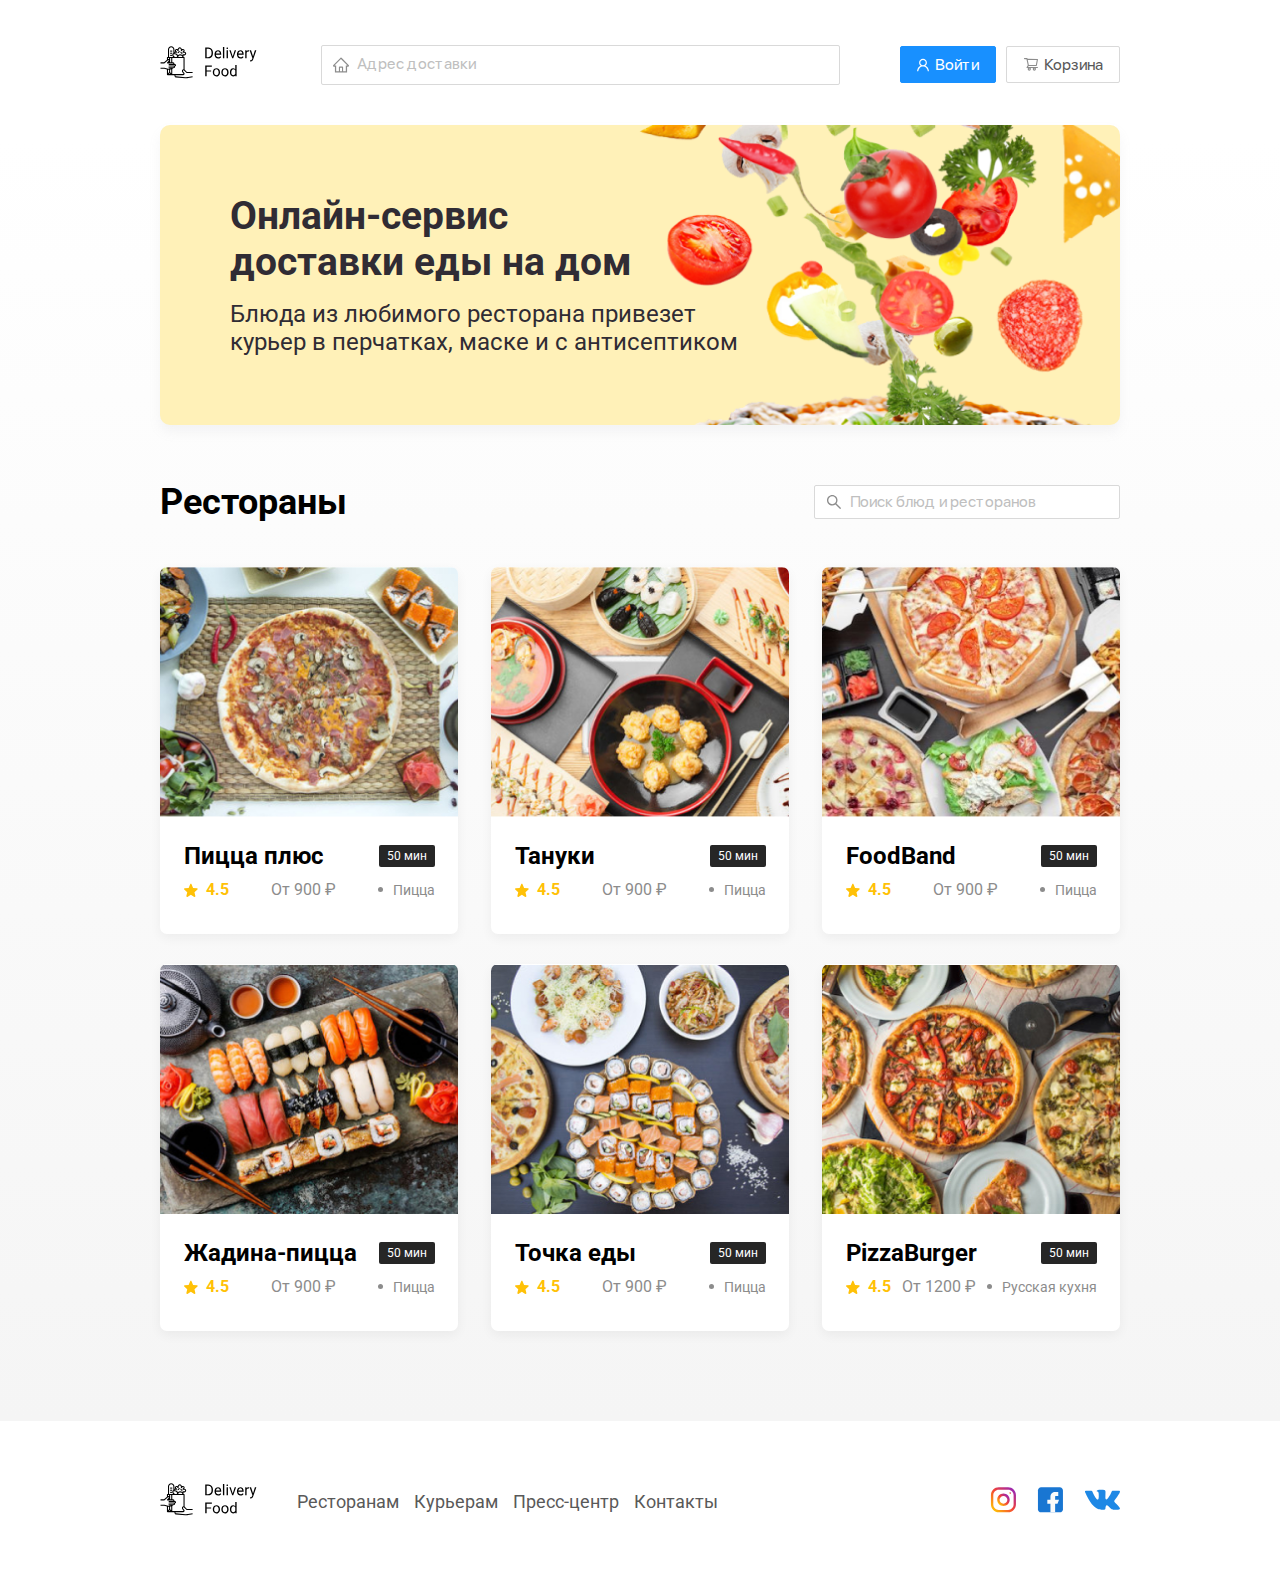
<file: index.html>
<!DOCTYPE html>
<html lang="ru">

<head>
    <meta charset="UTF-8">
    <meta http-equiv="X-UA-Compatible" content="IE=edge">
    <meta name="viewport" content="width=device-width, initial-scale=1.0">
    <title>Delivery Food - доставка еды на дом</title>

    <link rel="stylesheet" href="https://cdnjs.cloudflare.com/ajax/libs/animate.css/4.1.1/animate.min.css" />
    <link href="https://fonts.googleapis.com/css2?family=Roboto:wght@400;700&display=swap" rel="stylesheet">
    <link rel="stylesheet" href="css/style.css">
    <script src="js/script.js" defer></script>

</head>

<body>

    <header class="header">
        <div class="container">
            <div class="header__block">
                <a href="./" class="logo animate__animated animate__fadeInLeft">
                    <img src="img/logo.svg" alt="">
                </a>
                <input type="text" class="input address" placeholder="Адрес доставки">
                <div class="buttons">
                    <span class="user-name"></span>
                    <button class="button button-primary" id="button-auth">
                        <img src="img/user.svg" alt="" class="button-icon">
                        <span class="button-text">Войти</span>
                    </button>
                    <button class="button" id="cart-button">
                        <img src="img/shopping-cart.svg" alt="" class="button-icon">
                        <span class="button-text" id="cart-button">Корзина</span>
                    </button>
                    <button class="button button-primary button-out">
                        <span class="button-text" id="cart-button">Выйти</span>
                    </button>
                </div>
            </div>
        </div>
    </header>

    <main>
        <section class="banner">
            <div class="container">
                <div class="banner__block">
                    <div class="info">
                        <h1>Онлайн-сервис доставки еды на дом</h1>
                        <p>Блюда из любимого ресторана привезет курьер в перчатках, маске и с антисептиком</p>
                    </div>
                </div>
            </div>
        </section>

        <section class="restaurants">
            <div class="container">
                <div class="restaurants__header">
                    <h2 class="page-title">Рестораны</h2>
                    <input type="search" class="input search" placeholder="Поиск блюд и ресторанов">
                </div>
                <div class="restaurants__cards">
                    <a href="restaurant.html" class="card wow animate__animated animate__fadeInUp"
                        data-wow-delay="0.2s">
                        <img src="img/restaurant-1.jpg" alt="" class="img">
                        <div class="info">
                            <div class="title">
                                <h3>Пицца плюс</h3>
                                <span>50 мин</span>
                            </div>
                            <div class="other">
                                <div class="rating">
                                    <img src="img/star.svg" alt="" class="star">
                                    <span>4.5</span>
                                </div>
                                <div class="price">От 900 ₽</div>
                                <div class="category">Пицца</div>
                            </div>
                        </div>
                    </a>
                    <a href="restaurant.html" class="card wow animate__animated animate__fadeInUp"
                        data-wow-delay="0.4s">
                        <img src="img/restaurant-2.jpg" alt="" class="img">
                        <div class="info">
                            <div class="title">
                                <h3>Тануки </h3>
                                <span>50 мин</span>
                            </div>
                            <div class="other">
                                <div class="rating">
                                    <img src="img/star.svg" alt="" class="star">
                                    <span>4.5</span>
                                </div>
                                <div class="price">От 900 ₽</div>
                                <div class="category">Пицца</div>
                            </div>
                        </div>
                    </a>
                    <a href="restaurant.html" class="card wow animate__animated animate__fadeInUp"
                        data-wow-delay="0.6s">
                        <img src="img/restaurant-3.jpg" alt="" class="img">
                        <div class="info">
                            <div class="title">
                                <h3>FoodBand</h3>
                                <span>50 мин</span>
                            </div>
                            <div class="other">
                                <div class="rating">
                                    <img src="img/star.svg" alt="" class="star">
                                    <span>4.5</span>
                                </div>
                                <div class="price">От 900 ₽</div>
                                <div class="category">Пицца</div>
                            </div>
                        </div>
                    </a>
                    <a href="restaurant.html" class="card wow animate__animated animate__fadeInUp"
                        data-wow-delay="0.2s">
                        <img src="img/restaurant-4.jpg" alt="" class="img">
                        <div class="info">
                            <div class="title">
                                <h3>Жадина-пицца</h3>
                                <span>50 мин</span>
                            </div>
                            <div class="other">
                                <div class="rating">
                                    <img src="img/star.svg" alt="" class="star">
                                    <span>4.5</span>
                                </div>
                                <div class="price">От 900 ₽</div>
                                <div class="category">Пицца</div>
                            </div>
                        </div>
                    </a>
                    <a href="restaurant.html" class="card wow animate__animated animate__fadeInUp"
                        data-wow-delay="0.4s">
                        <img src="img/restaurant-5.jpg" alt="" class="img">
                        <div class="info">
                            <div class="title">
                                <h3>Точка еды</h3>
                                <span>50 мин</span>
                            </div>
                            <div class="other">
                                <div class="rating">
                                    <img src="img/star.svg" alt="" class="star">
                                    <span>4.5</span>
                                </div>
                                <div class="price">От 900 ₽</div>
                                <div class="category">Пицца</div>
                            </div>
                        </div>
                    </a>
                    <a href="restaurant.html" class="card wow animate__animated animate__fadeInUp"
                        data-wow-delay="0.6s">
                        <img src="img/restaurant-6.jpg" alt="" class="img">
                        <div class="info">
                            <div class="title">
                                <h3>PizzaBurger</h3>
                                <span>50 мин</span>
                            </div>
                            <div class="other">
                                <div class="rating">
                                    <img src="img/star.svg" alt="" class="star">
                                    <span>4.5</span>
                                </div>
                                <div class="price">От 1200 ₽</div>
                                <div class="category">Русская кухня</div>
                            </div>
                        </div>
                    </a>
                </div>
            </div>
        </section>
    </main>

    <footer class="footer">
        <div class="container">
            <div class="footer__block">
                <a href="./" class="logo">
                    <img src="img/logo.svg" alt="">
                </a>
                <ul class="menu">
                    <li><a href="">Ресторанам </a></li>
                    <li><a href="">Курьерам</a></li>
                    <li><a href="">Пресс-центр</a></li>
                    <li><a href="">Контакты</a></li>
                </ul>
                <div class="social">
                    <a href=""><img src="img/inst.svg" alt=""></a>
                    <a href=""><img src="img/facebook.svg" alt=""></a>
                    <a href=""><img src="img/vk.svg" alt=""></a>
                </div>
            </div>
        </div>
    </footer>

    <div class="modal" id="modal">
        <div class="modal__position">
            <div class="modal__content">
                <div class="modal-header">
                    <h2 class="page-title">Корзина</h2>
                    <button class="close">
                        <img src="img/close.svg" alt="">
                    </button>
                </div>
                <div class="modal-body">
                    <div class="food-row">
                        <span class="food-name">Ролл угорь стандарт</span>
                        <b class="food-price">250 ₽</b>
                        <div class="food-counter">
                            <button class="counter-button">-</button>
                            <span class="counter">1</span>
                            <button class="counter-button">+</button>
                        </div>
                    </div>
                    <div class="food-row">
                        <span class="food-name">Ролл угорь стандарт</span>
                        <b class="food-price">250 ₽</b>
                        <div class="food-counter">
                            <button class="counter-button">-</button>
                            <span class="counter">1</span>
                            <button class="counter-button">+</button>
                        </div>
                    </div>
                    <div class="food-row">
                        <span class="food-name">Ролл угорь стандарт</span>
                        <b class="food-price">250 ₽</b>
                        <div class="food-counter">
                            <button class="counter-button">-</button>
                            <span class="counter">1</span>
                            <button class="counter-button">+</button>
                        </div>
                    </div>
                    <div class="food-row">
                        <span class="food-name">Ролл угорь стандарт</span>
                        <b class="food-price">250 ₽</b>
                        <div class="food-counter">
                            <button class="counter-button">-</button>
                            <span class="counter">1</span>
                            <button class="counter-button">+</button>
                        </div>
                    </div>
                    <div class="food-row">
                        <span class="food-name">Ролл угорь стандарт</span>
                        <b class="food-price">250 ₽</b>
                        <div class="food-counter">
                            <button class="counter-button">-</button>
                            <span class="counter">1</span>
                            <button class="counter-button">+</button>
                        </div>
                    </div>
                </div>
                <div class="modal-footer">
                    <div class="price">1250 ₽</div>
                    <div class="buttons">
                        <button class="button button-primary">Оформить заказ</button>
                        <button class="button">Отмена</button>
                    </div>
                </div>
            </div>
        </div>
    </div>

    <div class="modal modal-auth" id="modal-auth">
        <div class="modal__position">
            <div class="modal__content">
                <div class="modal-header">
                    <h2 class="page-title">Авторизация</h2>
                    <button class="close-auth">
                        <img src="img/close.svg" alt="">
                    </button>
                </div>
                <form action="#" id="form-login">
                    <div class="modal-body">

                        <label class="label-auth">
                            <span>Логин</span>
                            <input type="text" id="login" placeholder="Введите логин">
                        </label>
                        <label class="label-auth">
                            <span>Пароль</span>
                            <input type="password" id="password" placeholder="Введите пароль">
                        </label>


                    </div>
                    <div class="modal-footer">
                        <div class="buttons">
                            <button type="submit" class="button button-primary" id="button-login">Войти</button>
                        </div>
                    </div>
                </form>
            </div>
        </div>
    </div>

    <script src="https://cdnjs.cloudflare.com/ajax/libs/wow/1.1.2/wow.min.js"
        integrity="sha512-Eak/29OTpb36LLo2r47IpVzPBLXnAMPAVypbSZiZ4Qkf8p/7S/XRG5xp7OKWPPYfJT6metI+IORkR5G8F900+g=="
        crossorigin="anonymous" referrerpolicy="no-referrer"></script>
</body>

</html>
</file>
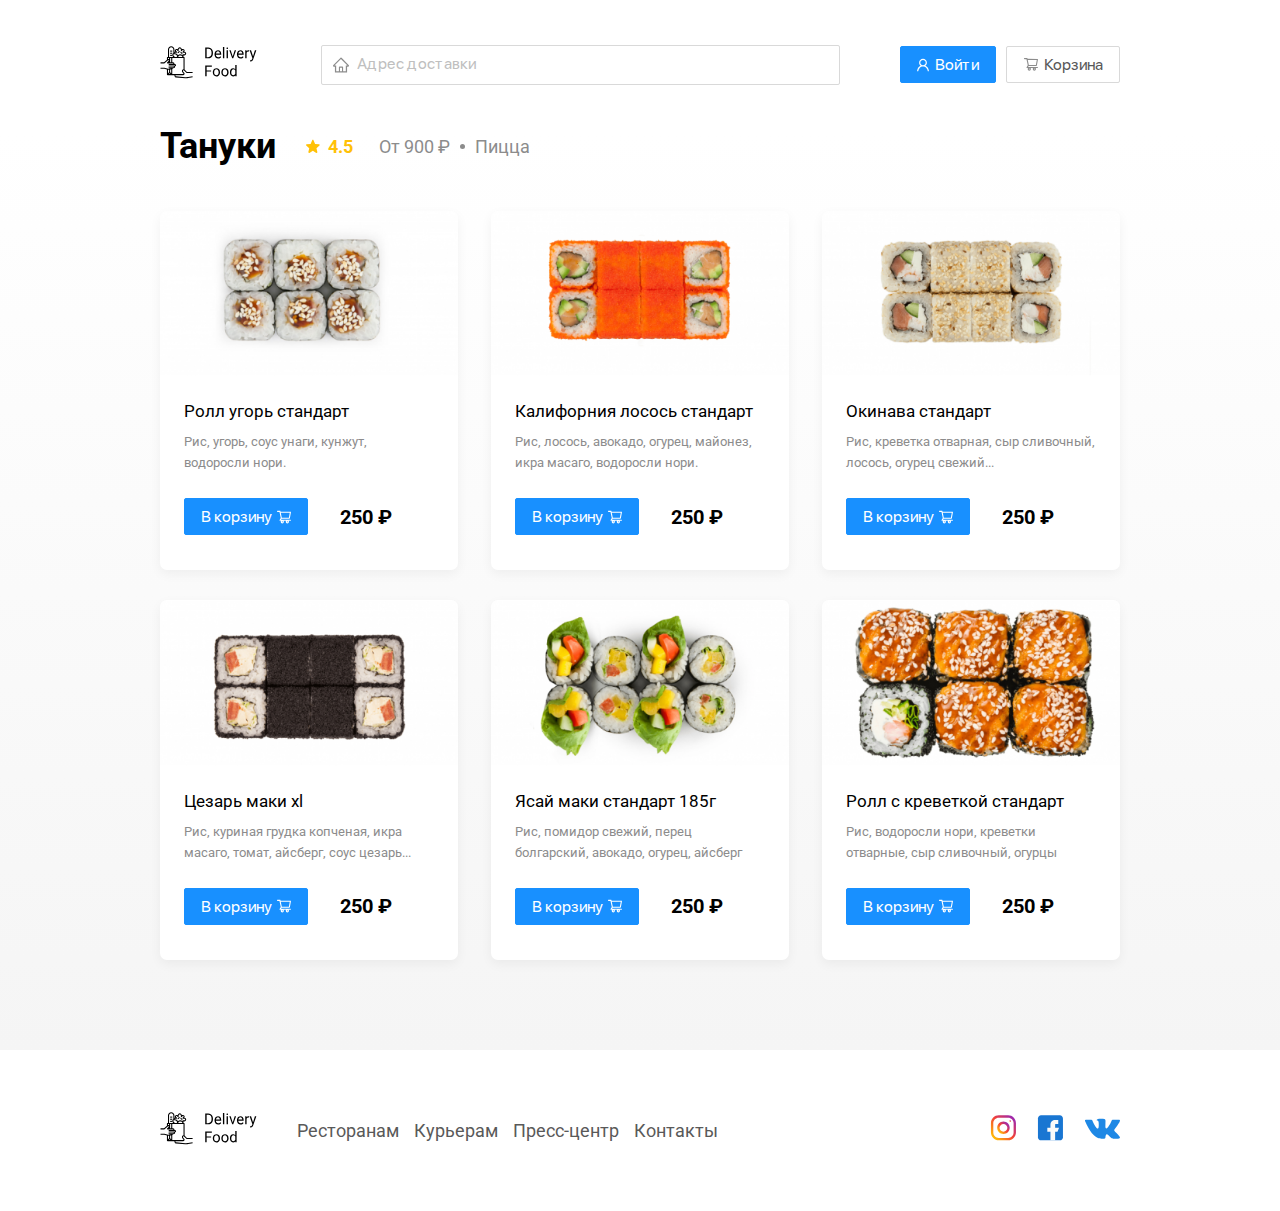
<file: restaurant.html>
<!DOCTYPE html>
<html lang="ru">

<head>
    <meta charset="UTF-8">
    <meta http-equiv="X-UA-Compatible" content="IE=edge">
    <meta name="viewport" content="width=device-width, initial-scale=1.0">
    <title>Тануки - доставка еды на дом</title>

    <link rel="stylesheet" href="https://cdnjs.cloudflare.com/ajax/libs/animate.css/4.1.1/animate.min.css" />
    <link href="https://fonts.googleapis.com/css2?family=Roboto:wght@400;700&display=swap" rel="stylesheet">
    <link rel="stylesheet" href="css/style.css">
    <script src="js/script.js" defer></script>

</head>

<body>

    <header class="header">
        <div class="container">
            <div class="header__block">
                <a href="./" class="logo animate__animated animate__fadeInLeft">
                    <img src="img/logo.svg" alt="">
                </a>
                <input type="text" class="input address" placeholder="Адрес доставки">
                <div class="buttons">
                    <button class="button button-primary" id="button-auth">
                        <img src="img/user.svg" alt="" class="button-icon">
                        <span class="button-text">Войти</span>
                    </button>
                    <button class="button" id="cart-button">
                        <img src="img/shopping-cart.svg" alt="" class="button-icon">
                        <span class="button-text">Корзина</span>
                    </button>
                </div>
            </div>
        </div>
    </header>

    <main>
        <section class="restaurants">
            <div class="container">
                <div class="restaurants__header">
                    <h2 class="page-title">Тануки</h2>
                    <div class="other">
                        <div class="rating">
                            <img src="img/star.svg" alt="" class="star">
                            <span>4.5</span>
                        </div>
                        <div class="price">От 900 ₽</div>
                        <div class="category">Пицца</div>
                    </div>
                </div>
                <div class="restaurants__cards">
                    <div class="card wow animate__animated animate__fadeInUp" data-wow-delay="0.2s">
                        <img src="img/product-1.png" alt="" class="img product-img">
                        <div class="info">
                            <div class="title title-reg">
                                <h3>Ролл угорь стандарт</h3>
                            </div>
                            <div class="other">
                                <div class="category descr">Рис, угорь, соус унаги, кунжут, водоросли нори.</div>
                            </div>
                            <div class="add">
                                <button class="button button-primary card-button">
                                    <span class="button-text">В корзину</span>
                                    <img src="img/shopping-cart-primary.svg" alt="">
                                </button>
                                <b class="card-price">250 ₽</b>
                            </div>
                        </div>
                    </div>
                    <div class="card wow animate__animated animate__fadeInUp" data-wow-delay="0.4s">
                        <img src="img/product-2.png" alt="" class="img product-img">
                        <div class="info">
                            <div class="title title-reg">
                                <h3>Калифорния лосось стандарт</h3>
                            </div>
                            <div class="other">
                                <div class="category descr">Рис, лосось, авокадо, огурец, майонез, икра масаго, водоросли нори.</div>
                            </div>
                            <div class="add">
                                <button class="button button-primary card-button">
                                    <span class="button-text">В корзину</span>
                                    <img src="img/shopping-cart-primary.svg" alt="">
                                </button>
                                <b class="card-price">250 ₽</b>
                            </div>
                        </div>
                    </div>
                    <div class="card wow animate__animated animate__fadeInUp" data-wow-delay="0.6s">
                        <img src="img/product-3.png" alt="" class="img product-img">
                        <div class="info">
                            <div class="title title-reg">
                                <h3>Окинава стандарт</h3>
                            </div>
                            <div class="other">
                                <div class="category descr"> Рис, креветка отварная, сыр сливочный, лосось, огурец свежий...</div>
                            </div>
                            <div class="add">
                                <button class="button button-primary card-button">
                                    <span class="button-text">В корзину</span>
                                    <img src="img/shopping-cart-primary.svg" alt="">
                                </button>
                                <b class="card-price">250 ₽</b>
                            </div>
                        </div>
                    </div>
                    <div class="card wow animate__animated animate__fadeInUp" data-wow-delay="0.2s">
                        <img src="img/product-4.png" alt="" class="img product-img">
                        <div class="info">
                            <div class="title title-reg">
                                <h3>Цезарь маки хl</h3>
                            </div>
                            <div class="other">
                                <div class="category descr">Рис, куриная грудка копченая, икра масаго, томат, айсберг, соус цезарь...</div>
                            </div>
                            <div class="add">
                                <button class="button button-primary card-button">
                                    <span class="button-text">В корзину</span>
                                    <img src="img/shopping-cart-primary.svg" alt="">
                                </button>
                                <b class="card-price">250 ₽</b>
                            </div>
                        </div>
                    </div>
                    <div class="card wow animate__animated animate__fadeInUp" data-wow-delay="0.4s">
                        <img src="img/product-5.png" alt="" class="img product-img">
                        <div class="info">
                            <div class="title title-reg">
                                <h3>Ясай маки стандарт 185г</h3>
                            </div>
                            <div class="other">
                                <div class="category descr">Рис, помидор свежий, перец болгарский, авокадо, огурец, айсберг</div>
                            </div>
                            <div class="add">
                                <button class="button button-primary card-button">
                                    <span class="button-text">В корзину</span>
                                    <img src="img/shopping-cart-primary.svg" alt="">
                                </button>
                                <b class="card-price">250 ₽</b>
                            </div>
                        </div>
                    </div>
                    <div class="card wow animate__animated animate__fadeInUp" data-wow-delay="0.6s">
                        <img src="img/product-6.png" alt="" class="img product-img">
                        <div class="info">
                            <div class="title title-reg">
                                <h3>Ролл с креветкой стандарт</h3>
                            </div>
                            <div class="other">
                                <div class="category descr">Рис, водоросли нори, креветки отварные, сыр сливочный, огурцы</div>
                            </div>
                            <div class="add">
                                <button class="button button-primary card-button">
                                    <span class="button-text">В корзину</span>
                                    <img src="img/shopping-cart-primary.svg" alt="">
                                </button>
                                <b class="card-price">250 ₽</b>
                            </div>
                        </div>
                    </div>
                </div>
            </div>
        </section>
    </main>

    <footer class="footer">
        <div class="container">
            <div class="footer__block">
                <a href="./" class="logo">
                    <img src="img/logo.svg" alt="">
                </a>
                <ul class="menu">
                    <li><a href="">Ресторанам </a></li>
                    <li><a href="">Курьерам</a></li>
                    <li><a href="">Пресс-центр</a></li>
                    <li><a href="">Контакты</a></li>
                </ul>
                <div class="social">
                    <a href=""><img src="img/inst.svg" alt=""></a>
                    <a href=""><img src="img/facebook.svg" alt=""></a>
                    <a href=""><img src="img/vk.svg" alt=""></a>
                </div>
            </div>
        </div>
    </footer>

    <div class="modal" id="modal">
        <div class="modal__position">
            <div class="modal__content">
                <div class="modal-header">
                    <h2 class="page-title">Корзина</h2>
                    <button class="close">
                        <img src="img/close.svg" alt="">
                    </button>
                </div>
                <div class="modal-body">
                    <div class="food-row">
                        <span class="food-name">Ролл угорь стандарт</span>
                        <b class="food-price">250 ₽</b>
                        <div class="food-counter">
                            <button class="counter-button">-</button>
                            <span class="counter">1</span>
                            <button class="counter-button">+</button>
                        </div>
                    </div>
                    <div class="food-row">
                        <span class="food-name">Ролл угорь стандарт</span>
                        <b class="food-price">250 ₽</b>
                        <div class="food-counter">
                            <button class="counter-button">-</button>
                            <span class="counter">1</span>
                            <button class="counter-button">+</button>
                        </div>
                    </div>
                    <div class="food-row">
                        <span class="food-name">Ролл угорь стандарт</span>
                        <b class="food-price">250 ₽</b>
                        <div class="food-counter">
                            <button class="counter-button">-</button>
                            <span class="counter">1</span>
                            <button class="counter-button">+</button>
                        </div>
                    </div>
                    <div class="food-row">
                        <span class="food-name">Ролл угорь стандарт</span>
                        <b class="food-price">250 ₽</b>
                        <div class="food-counter">
                            <button class="counter-button">-</button>
                            <span class="counter">1</span>
                            <button class="counter-button">+</button>
                        </div>
                    </div>
                    <div class="food-row">
                        <span class="food-name">Ролл угорь стандарт</span>
                        <b class="food-price">250 ₽</b>
                        <div class="food-counter">
                            <button class="counter-button">-</button>
                            <span class="counter">1</span>
                            <button class="counter-button">+</button>
                        </div>
                    </div>
                </div>
                <div class="modal-footer">
                    <div class="price">1250 ₽</div>
                    <div class="buttons">
                        <button class="button button-primary">Оформить заказ</button>
                        <button class="button">Отмена</button>
                    </div>
                </div>
            </div>
        </div>
    </div>

    <script src="https://cdnjs.cloudflare.com/ajax/libs/wow/1.1.2/wow.min.js" integrity="sha512-Eak/29OTpb36LLo2r47IpVzPBLXnAMPAVypbSZiZ4Qkf8p/7S/XRG5xp7OKWPPYfJT6metI+IORkR5G8F900+g==" crossorigin="anonymous" referrerpolicy="no-referrer"></script>
</body>

</html>
</file>
<file: css/style.css>
@font-face {
  font-family: "SF Pro Display";
  src: url("../fonts/SFProDisplay-Regular.eot");
  src: url("../fonts/SFProDisplay-Regular.eot?#iefix") format("embedded-opentype"), url("../fonts/SFProDisplay-Regular.woff") format("woff"), url("../fonts/SFProDisplay-Regular.ttf") format("truetype");
  font-weight: 400;
  font-style: normal;
}
* {
  margin: 0;
  padding: 0;
  box-sizing: border-box;
  font-family: "Roboto";
  font-weight: 400;
}

li {
  list-style: none;
}

a {
  text-decoration: none;
}

button {
  background: transparent;
  border: none;
  cursor: pointer;
}

.container {
  max-width: 1200px;
  margin: 0 auto;
}

.input {
  width: 100%;
  background: #ffffff;
  border: 1px solid #d9d9d9;
  border-radius: 2px;
  background-repeat: no-repeat;
  background-position: left 11px center;
  padding-left: 35px;
}
.input::-moz-placeholder {
  font-family: "SF Pro Display";
  font-size: 16px;
  color: #bfbfbf;
}
.input:-ms-input-placeholder {
  font-family: "SF Pro Display";
  font-size: 16px;
  color: #bfbfbf;
}
.input::placeholder {
  font-family: "SF Pro Display";
  font-size: 16px;
  color: #bfbfbf;
}

.page-title {
  font-weight: 700;
  font-size: 36px;
  color: #000000;
}

main {
  background: linear-gradient(180deg, rgba(245, 245, 245, 0) 1.04%, #F5F5F5 100%);
}

.button {
  display: flex;
  align-items: center;
  background: #ffffff;
  border: 1px solid #d9d9d9;
  box-shadow: 0px 0px 2px rgba(0, 0, 0, 0.0015);
  border-radius: 2px;
  padding: 8px 16px;
}
.button.button-primary {
  background: #1890ff;
  border: 1px solid #1890ff;
  margin-right: 10px;
}
.button.button-primary .button-text {
  color: #ffffff;
}
.button-text {
  font-family: "SF Pro Display";
  font-size: 16px;
  color: #595959;
  margin-left: 6px;
}

.header {
  background: #fff;
  padding: 44px 0 40px;
}
.header__block {
  display: flex;
  justify-content: space-between;
  align-items: center;
}
.header .address {
  flex: 0.8;
  height: 40px;
  background-image: url(../img/search.svg);
}
.header .buttons {
  display: flex;
  align-items: center;
}
.header .buttons .user-name {
  display: none;
  margin-right: 20px;
}
.header .buttons .button-out {
  display: none;
  margin-left: 10px;
}

.banner {
  margin-bottom: 56px;
}
.banner__block {
  display: flex;
  justify-content: space-between;
  align-items: center;
  background: #fff1b8;
  border-radius: 10px;
  box-shadow: 0px 7px 12px rgba(158, 158, 163, 0.1);
  background-image: url(../img/banner-img.png);
  background-repeat: no-repeat;
  background-position: right center;
  background-size: 485px;
}
.banner .info {
  padding: 68px 0 69px 70px;
}
.banner .info h1 {
  width: 450px;
  font-weight: 700;
  font-size: 39px;
  line-height: 46px;
  color: #302c34;
  margin-bottom: 15px;
}
.banner .info p {
  width: 540px;
  font-size: 24px;
  line-height: 28px;
  color: #302c34;
}

.restaurants {
  padding-bottom: 60px;
}
.restaurants__header {
  display: flex;
  align-items: center;
  margin-bottom: 44px;
}
.restaurants__header .page-title {
  margin-right: 30px;
}
.restaurants__header .search {
  max-width: 306px;
  height: 34px;
  background-image: url(../img/restaurants-search.svg);
  margin-left: auto;
}
.restaurants__cards {
  display: flex;
  justify-content: space-between;
  flex-wrap: wrap;
}
.restaurants__cards .card {
  width: 384px;
  background: #ffffff;
  box-shadow: 0px 4px 12px rgba(0, 0, 0, 0.05);
  border-radius: 7px;
  overflow: hidden;
  margin-bottom: 30px;
}
.restaurants__cards .card .img {
  width: 100%;
  height: 250px;
  -o-object-fit: cover;
     object-fit: cover;
}
.restaurants__cards .card .img.product-img {
  height: 212px;
}
.restaurants__cards .card .info {
  padding: 21px 23px 35px 24px;
}
.restaurants__cards .card .info .title {
  display: flex;
  justify-content: space-between;
  align-items: center;
  margin-bottom: 10px;
}
.restaurants__cards .card .info .title h3 {
  font-weight: 700;
  font-size: 24px;
  color: #000000;
}
.restaurants__cards .card .info .title-reg h3 {
  font-weight: 400;
}
.restaurants__cards .card .info .title span {
  background: #262626;
  border-radius: 2px;
  font-size: 12px;
  color: #ffffff;
  padding: 4px 8px;
}
.restaurants__cards .card .info .add {
  display: flex;
  align-items: center;
}
.restaurants__cards .card .info .add .card-button {
  margin-right: 0;
}
.restaurants__cards .card .info .add .card-button .button-text {
  margin-left: 0;
  margin-right: 4px;
}
.restaurants__cards .card .info .add .card-price {
  font-weight: 700;
  font-size: 20px;
  color: #000000;
  margin-left: 32px;
}
.restaurants .other {
  display: flex;
  align-items: center;
}
.restaurants .other .rating {
  display: flex;
  align-items: center;
  margin-right: 26px;
}
.restaurants .other .rating .star {
  width: 14px;
  height: 14px;
  margin-right: 8px;
}
.restaurants .other .rating span {
  font-weight: 700;
  font-size: 18px;
  color: #ffc107;
}
.restaurants .other .price {
  font-size: 18px;
  color: #8c8c8c;
}
.restaurants .other .category {
  display: flex;
  align-items: center;
  font-size: 18px;
  color: #8c8c8c;
}
.restaurants .other .category::before {
  content: "";
  display: block;
  width: 5px;
  height: 5px;
  border-radius: 50%;
  background: #8c8c8c;
  margin: 0 10px;
}
.restaurants .other .category.descr {
  line-height: 21px;
  margin-bottom: 25px;
}
.restaurants .other .category.descr::before {
  display: none;
}

.footer {
  background: #fff;
  padding: 60px 0;
}
.footer__block {
  display: flex;
  justify-content: space-between;
  align-items: center;
}
.footer .menu {
  display: flex;
  margin-right: auto;
  margin-left: 36px;
}
.footer .menu li:not(:last-child) {
  margin-right: 15px;
}
.footer .menu li a {
  font-size: 18px;
  color: #595959;
}
.footer .social {
  display: flex;
  align-items: center;
}
.footer .social a:not(:last-child) {
  margin-right: 21px;
}

.modal, .modal-auth {
  position: fixed;
  top: 0;
  left: 0;
  bottom: 0;
  right: 0;
  background: rgba(0, 0, 0, 0.4);
  opacity: 0;
  visibility: hidden;
}
.modal.open, .modal-auth.open {
  opacity: 1;
  visibility: visible;
}
.modal__position, .modal-auth__position {
  position: absolute;
  left: 50%;
  top: 50%;
  transform: translate(-50%, -50%);
}
.modal__content, .modal-auth__content {
  width: 780px;
  background: #fff;
  padding: 41px 46px;
}
.modal__content .modal-header, .modal-auth__content .modal-header {
  display: flex;
  justify-content: space-between;
  align-items: center;
  margin-bottom: 46px;
}
.modal__content .modal-body, .modal-auth__content .modal-body {
  margin-bottom: 38px;
}
.modal__content .modal-body .food-row, .modal-auth__content .modal-body .food-row {
  display: flex;
  justify-content: space-between;
  align-items: center;
  padding-bottom: 8px;
  border-bottom: 1px solid #d9d9d9;
  margin-bottom: 15px;
  padding-right: 15px;
}
.modal__content .modal-body .food-row .food-name, .modal-auth__content .modal-body .food-row .food-name {
  font-size: 18px;
  color: #000000;
}
.modal__content .modal-body .food-row .food-price, .modal-auth__content .modal-body .food-row .food-price {
  font-weight: 700;
  font-size: 20px;
  color: #000000;
  margin-left: auto;
  margin-right: 47px;
}
.modal__content .modal-body .food-row .food-counter, .modal-auth__content .modal-body .food-row .food-counter {
  display: flex;
  align-items: center;
}
.modal__content .modal-body .food-row .food-counter .counter-button, .modal-auth__content .modal-body .food-row .food-counter .counter-button {
  padding: 7px 16px;
  background: #ffffff;
  border: 1px solid #40a9ff;
  border-radius: 2px;
  font-family: "SF Pro Display";
  font-size: 14px;
  color: #40a9ff;
}
.modal__content .modal-body .food-row .food-counter .counter, .modal-auth__content .modal-body .food-row .food-counter .counter {
  font-family: "SF Pro Display";
  font-size: 16px;
  color: #000000;
  margin: 0 13px;
}
.modal__content .modal-body .label-auth, .modal-auth__content .modal-body .label-auth {
  display: block;
  margin-bottom: 20px;
}
.modal__content .modal-body .label-auth span, .modal-auth__content .modal-body .label-auth span {
  font-size: 18px;
  color: #000000;
}
.modal__content .modal-body .label-auth input, .modal-auth__content .modal-body .label-auth input {
  display: block;
  width: 100%;
  height: 44px;
  margin-top: 10px;
  padding: 0 30px;
  border-radius: 7px;
}
.modal__content .modal-footer, .modal-auth__content .modal-footer {
  display: flex;
  justify-content: space-between;
  align-items: center;
}
.modal__content .modal-footer .price, .modal-auth__content .modal-footer .price {
  background: #262626;
  border-radius: 5px;
  font-weight: 700;
  font-size: 20px;
  color: #fafafa;
  padding: 15px 20px;
}
.modal__content .modal-footer .buttons, .modal-auth__content .modal-footer .buttons {
  display: flex;
}
.modal__content .modal-footer .buttons .button, .modal-auth__content .modal-footer .buttons .button {
  font-family: "SF Pro Display";
  font-size: 16px;
  color: #595959;
}
.modal__content .modal-footer .buttons .button.button-primary, .modal-auth__content .modal-footer .buttons .button.button-primary {
  color: #fff;
  margin-right: 18px;
}

@media (max-width: 1320px) {
  .container {
    max-width: 960px;
  }
  .restaurants__cards .card {
    flex-basis: 31%;
  }
  .restaurants__cards .card .img.product-img {
    height: auto;
  }
  .restaurants__cards .card .info .title-reg h3 {
    font-size: 17px;
  }
  .restaurants__cards .card .info .other {
    justify-content: space-between;
  }
  .restaurants__cards .card .info .other .rating {
    margin: 0;
  }
  .restaurants__cards .card .info .other .rating span {
    font-size: 16px;
  }
  .restaurants__cards .card .info .other .price {
    font-size: 16px;
  }
  .restaurants__cards .card .info .other .category {
    font-size: 14px;
  }
  .restaurants__cards .card .info .other .category::before {
    margin-left: 0;
  }
  .restaurants__cards .card .info .other .category.descr {
    font-size: 13px;
  }
}
@media (max-width: 992px) {
  .container {
    max-width: 750px;
  }
  .banner__block {
    background-size: contain;
  }
  .banner__block .info {
    padding: 50px;
  }
  .banner__block .info h1 {
    width: 380px;
    font-size: 33px;
    line-height: 36px;
  }
  .banner__block .info p {
    width: 380px;
    font-size: 18px;
  }
  .restaurants__cards .card {
    flex-basis: 48%;
  }
  .restaurants__cards .card .info .other {
    justify-content: start;
  }
  .restaurants__cards .card .info .other .rating {
    margin-right: 26px;
  }
  .restaurants__cards .card .info .other .category::before {
    margin: 0 10px;
  }
  .restaurants__cards .card .info .other .category.descr {
    height: 42px;
  }
  .footer .menu li a {
    font-size: 16px;
  }
}
@media (max-width: 768px) {
  .container {
    max-width: 560px;
  }
  .banner__block {
    background-position: right -100px center;
  }
  .banner .info h1 {
    width: 265px;
    font-size: 24px;
    line-height: 26px;
  }
  .banner .info p {
    width: 300px;
    font-size: 14px;
    line-height: 20px;
  }
  .restaurants__cards .card .info .title h3 {
    font-size: 19px;
  }
  .restaurants__cards .card .info .title.title-reg h3 {
    height: 46px;
  }
  .restaurants__cards .card .info .other {
    flex-wrap: wrap;
  }
  .restaurants__cards .card .info .other .rating {
    flex-basis: 100%;
    margin: 0;
    margin-bottom: 10px;
  }
  .footer .menu {
    flex-wrap: wrap;
  }
  .footer .menu li:not(:last-child) {
    margin-right: 40px;
  }
}
@media (max-width: 578px) {
  .container {
    width: 90%;
  }
  .header__block {
    flex-wrap: wrap;
  }
  .header .address {
    flex-basis: 100%;
    order: 3;
    margin-top: 10px;
  }
  .restaurants {
    padding-bottom: 15px;
  }
  .restaurants__header .page-title {
    font-size: 28px;
  }
  .restaurants__cards {
    flex-direction: column;
  }
  .restaurants__cards .card {
    margin: 0 auto;
    margin-bottom: 30px;
  }
  .footer {
    padding: 30px 0;
  }
  .footer .logo {
    order: 2;
  }
  .footer .menu {
    margin: 0;
    order: 1;
    flex-direction: column;
  }
  .footer .menu li:not(:last-child) {
    margin-right: 0;
  }
  .footer .social {
    order: 3;
  }
}
@media (max-width: 480px) {
  .banner__block {
    background-image: none;
    text-align: center;
  }
  .banner .info h1 {
    width: 100%;
  }
  .banner .info p {
    width: 100%;
  }
  .restaurants .search {
    flex: 0.8;
  }
  .restaurants .search::-moz-placeholder {
    font-size: 14px;
  }
  .restaurants .search:-ms-input-placeholder {
    font-size: 14px;
  }
  .restaurants .search::placeholder {
    font-size: 14px;
  }
  .restaurants__cards .card {
    width: 100%;
  }
}
@media (max-width: 390px) {
  .header .buttons .button .button-text {
    display: none;
  }
  .banner__block .info {
    padding: 20px;
  }
  .restaurants__header {
    display: block;
    flex-wrap: wrap;
  }
  .restaurants__header .page-title {
    margin-bottom: 10px;
  }
  .restaurants__header .search {
    max-width: 100%;
    flex: auto;
  }
  .footer {
    text-align: center;
  }
  .footer__block {
    flex-direction: column;
  }
  .footer .logo {
    order: 1;
    margin-bottom: 10px;
  }
  .footer .menu {
    order: 2;
    margin-bottom: 15px;
  }
  .footer .social {
    order: 3;
  }
}/*# sourceMappingURL=style.css.map */
</file>
